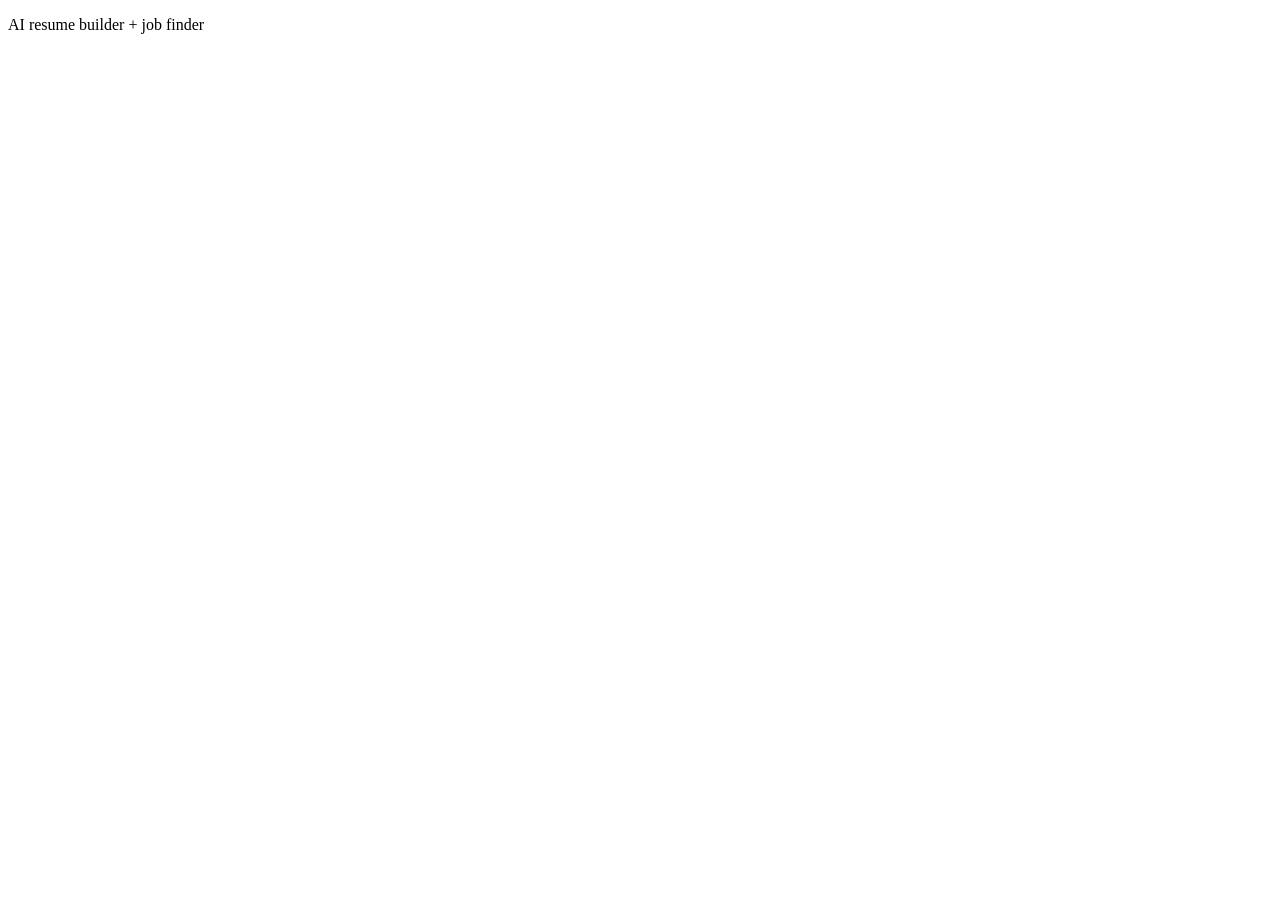
<file: AI Resume Builder + Job Finder/index.html>
<!DOCTYPE html>
<html lang="en">
<head>
    <meta charset="UTF-8">
    <meta name="viewport" content="width=device-width, initial-scale=1.0">
    <title>Document</title>
</head>
<body>
    <p>AI resume builder + job finder</p>
</body>
</html>
</file>
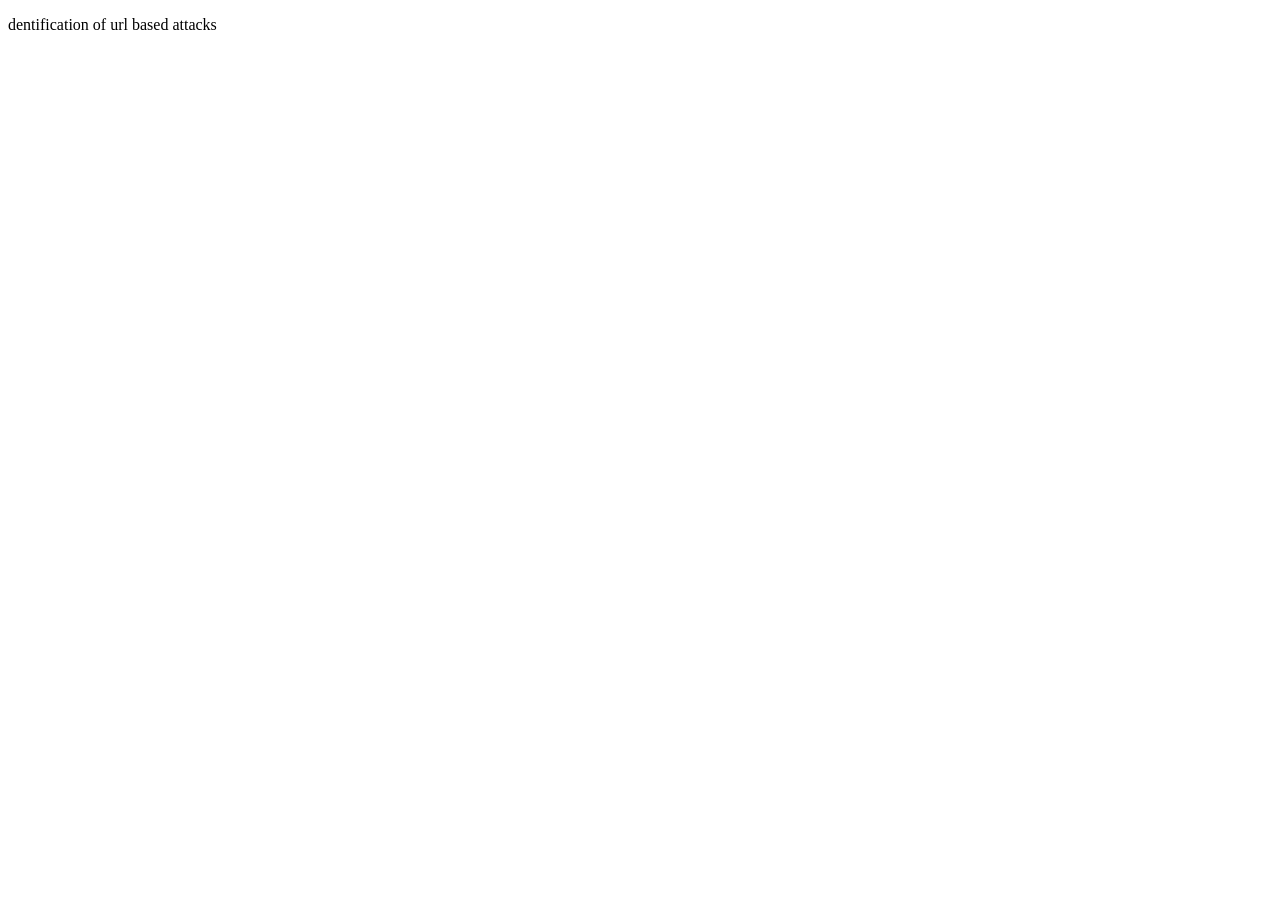
<file: dentification of URL based attacks from IP data to build website(224)/index.html>
<!DOCTYPE html>
<html lang="en">
<head>
    <meta charset="UTF-8">
    <meta name="viewport" content="width=device-width, initial-scale=1.0">
    <title>Document</title>
</head>
<body>
   <p>dentification of url based attacks</p> 
</body>
</html>
</file>
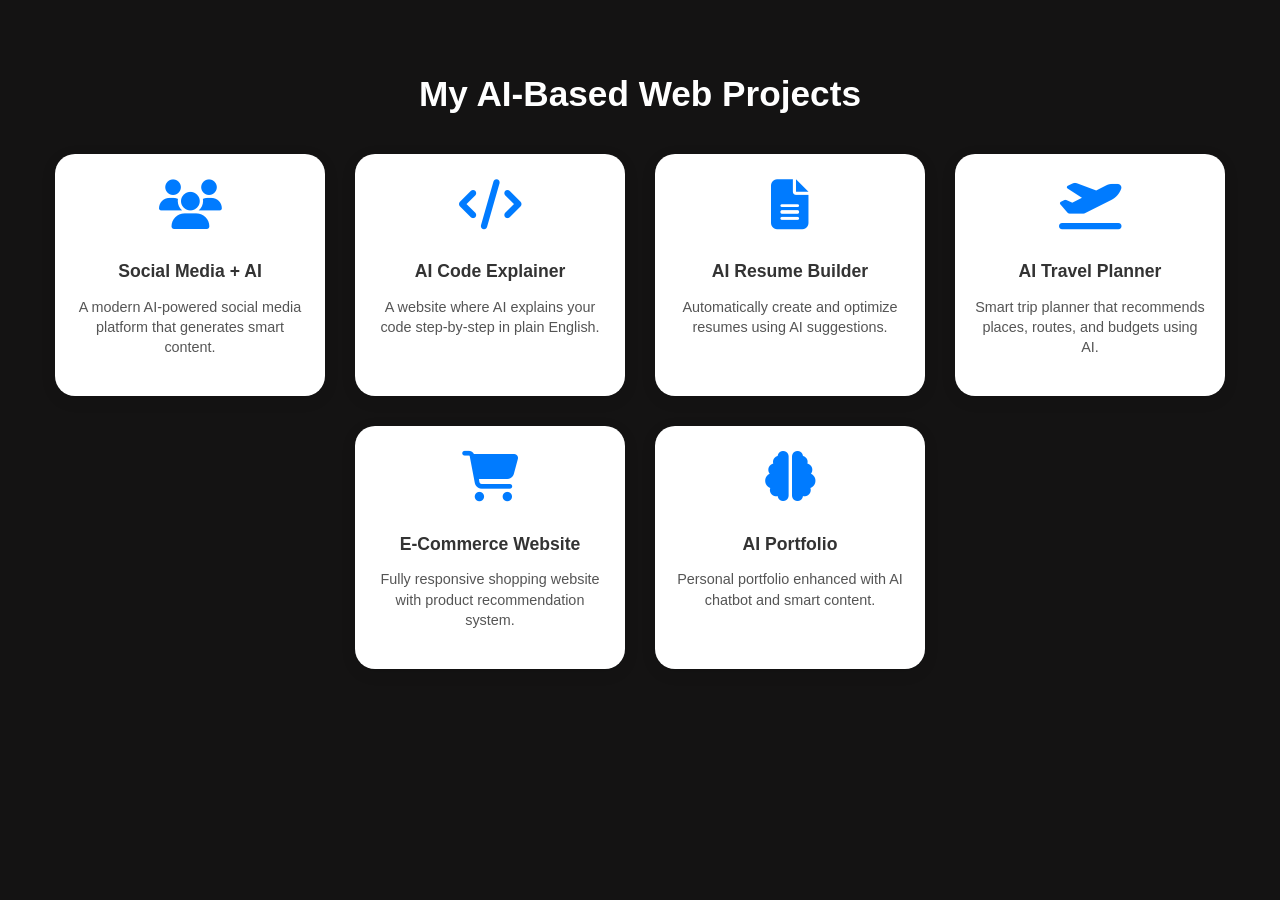
<file: project page/index.html>
<!DOCTYPE html>
<html lang="en">

<head>
   <meta charset="UTF-8">
   <meta name="viewport" content="width=device-width, initial-scale=1.0">
   <title>My AI Projects</title>
   <link rel="stylesheet" href="https://cdnjs.cloudflare.com/ajax/libs/font-awesome/6.5.0/css/all.min.css">

   <link rel="stylesheet" href="style.css">
   <script scrc="script.j"></script>
</head>

<body>
   <h1> My AI-Based Web Projects</h1>
   <div class="projects">
      <a href="#" class="project-card">
         <i class="fas fa-users"></i>
         <h3>Social Media + AI</h3>
         <p>A modern AI-powered social media platform that generates smart content.</p>
      </a> <a href="#" class="project-card">
         <i class="fas fa-code"></i>
         <h3>AI Code Explainer</h3>
         <p>A website where AI explains your code step-by-step in plain English.</p>
      </a> <a href="#" class="project-card"> <i class="fas fa-file-alt"></i>
         <h3>AI Resume Builder</h3>
         <p>Automatically create and optimize resumes using AI suggestions.</p>
      </a> <a href="#" class="project-card"> <i class="fas fa-plane-departure"></i>
         <h3>AI Travel Planner</h3>
         <p>Smart trip planner that recommends places, routes, and budgets using AI.</p>
      </a> <a href="#" class="project-card"> <i class="fas fa-shopping-cart"></i>
         <h3>E-Commerce Website</h3>
         <p>Fully responsive shopping website with product recommendation system.</p>
      </a> <a href="#" class="project-card"> <i class="fas fa-brain"></i>
         <h3>AI Portfolio</h3>
         <p>Personal portfolio enhanced with AI chatbot and smart content.</p>
      </a>
   </div>
</body>

</html>
</file>
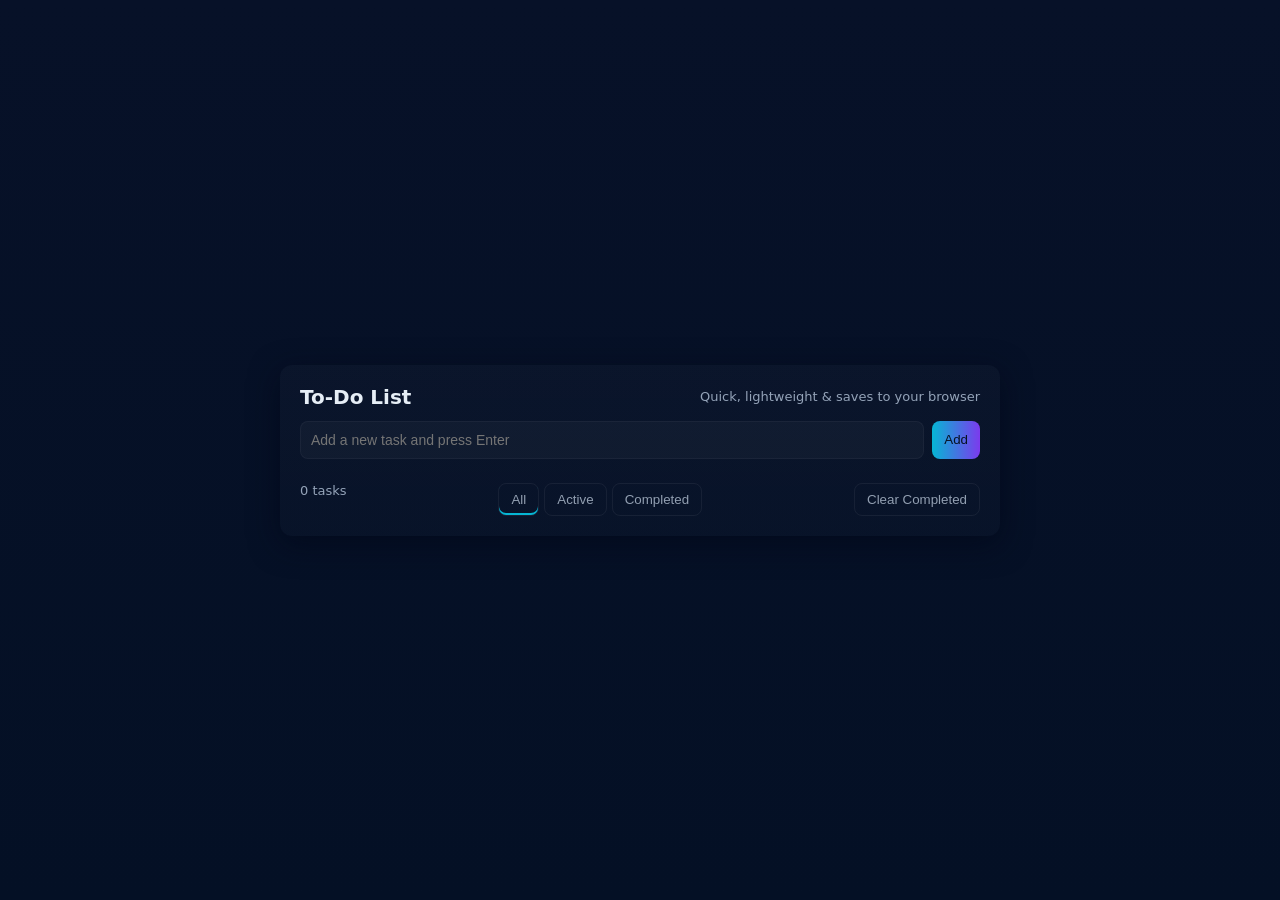
<file: TO-DO LIST/index.html>
<!doctype html>
<html lang="en">
<head>
  <meta charset="utf-8" />
  <meta name="viewport" content="width=device-width,initial-scale=1" />
  <title>Simple To-Do List</title>
  <link rel="stylesheet" href="style.css">
</head>
<body>
  <div class="app">
    <div class="card">
      <header>
        <h1>To-Do List</h1>
        <div class="small">Quick, lightweight & saves to your browser</div>
      </header>

      <div class="new-task">
        <input id="taskInput" placeholder="Add a new task and press Enter" aria-label="New task input">
        <button id="addBtn" class="btn primary">Add</button>
      </div>

      <div class="board">
        <ul id="tasks" class="tasks" aria-live="polite"></ul>

        <div class="filters">
          <div id="count" class="small">0 tasks</div>
          <div style="flex:1"></div>
          <div >
            <button class="btn" data-filter="all">All</button>
            <button class="btn" data-filter="active">Active</button>
            <button class="btn" data-filter="completed">Completed</button>
          </div>
          <div style="flex:1"></div>
          <button id="clearCompleted" class="btn">Clear Completed</button>
        </div>
      </div>

    </div>
  </div>
    <script src="app.js"></script>
</body>
</html>
</file>
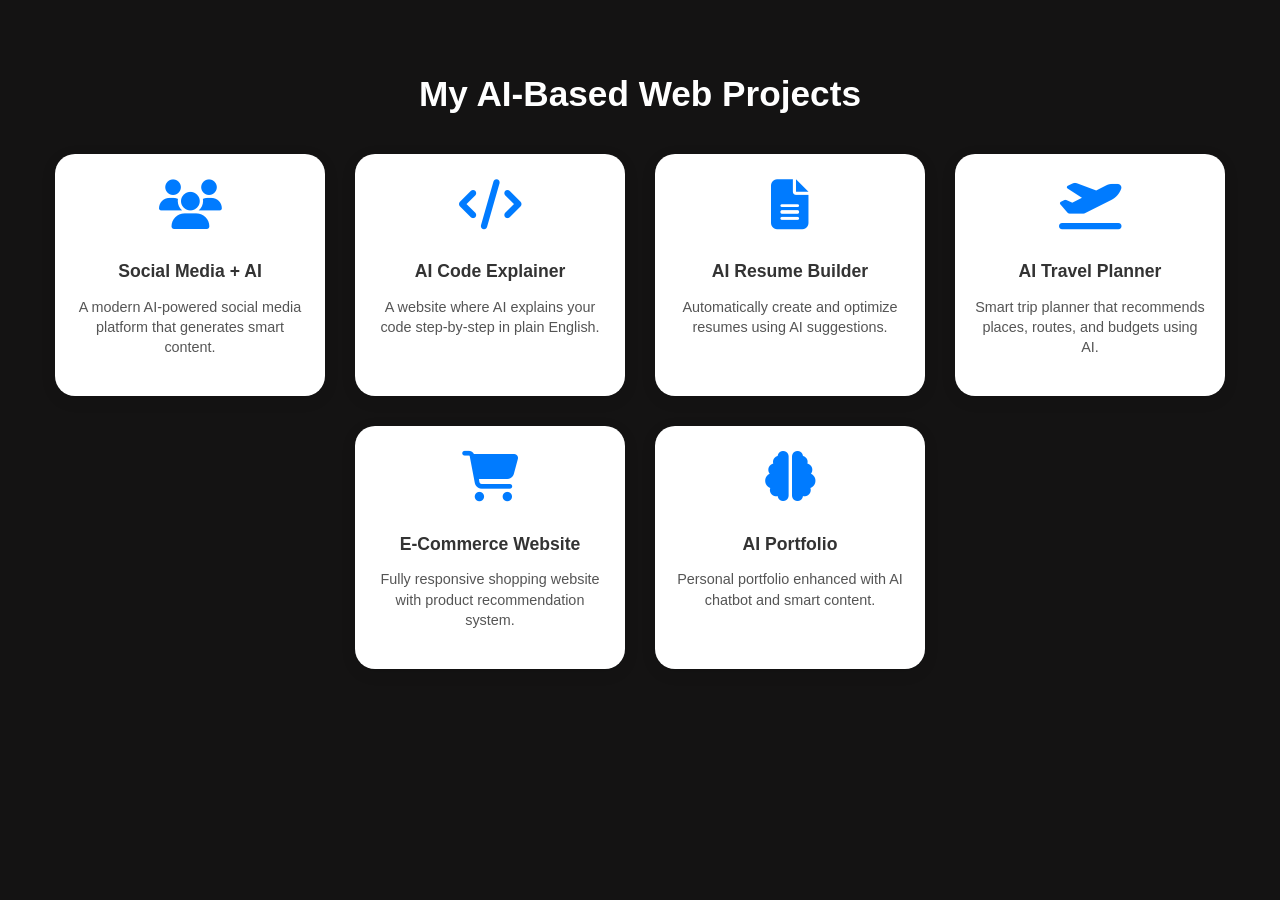
<file: HOME PAGE/projectpage/index.html>
<!DOCTYPE html>
<html lang="en">
<head>
  <meta charset="UTF-8">
  <meta name="viewport" content="width=device-width, initial-scale=1.0">
  <title>My AI Projects</title>
  <link rel="stylesheet" href="https://cdnjs.cloudflare.com/ajax/libs/font-awesome/6.5.0/css/all.min.css">
<link  rel="stylesheet" href="style.css">
 <script scrc="script.j"></script>
</head>
<body>

  <h1> My AI-Based Web Projects</h1>

  <div class="projects">
    <a href="#" class="project-card">
      <i class="fas fa-users"></i>
      <h3>Social Media + AI</h3>
      <p>A modern AI-powered social media platform that generates smart content.</p>
    </a>

   
    <a href="#" class="project-card">
      <i class="fas fa-code"></i>
      <h3>AI Code Explainer</h3>
      <p>A website where AI explains your code step-by-step in plain English.</p>
    </a>

   
    <a href="#" class="project-card">
      <i class="fas fa-file-alt"></i>
      <h3>AI Resume Builder</h3>
      <p>Automatically create and optimize resumes using AI suggestions.</p>
    </a>

    
    <a href="#" class="project-card">
      <i class="fas fa-plane-departure"></i>
      <h3>AI Travel Planner</h3>
      <p>Smart trip planner that recommends places, routes, and budgets using AI.</p>
    </a>

    
    <a href="#" class="project-card">
      <i class="fas fa-shopping-cart"></i>
      <h3>E-Commerce Website</h3>
      <p>Fully responsive shopping website with product recommendation system.</p>
    </a>

  
    <a href="#" class="project-card">
      <i class="fas fa-brain"></i>
      <h3>AI Portfolio</h3>
      <p>Personal portfolio enhanced with AI chatbot and smart content.</p>
    </a>

  </div>

</body>
</html>
</file>
<file: project page/style.css>
body {
      font-family: 'Poppins', sans-serif;
      background: #141313;
      margin: 0;
      padding: 50px 20px;
      text-align: center;
    }

    h1 {
      color: white;
      margin-bottom: 40px;
      font-size: 2.2rem;
    }

    .projects {
      display: flex;
      flex-wrap: wrap;
      justify-content: center;
      gap: 30px;
    }

    .project-card {
      background: #fff;
      width: 230px;
      padding: 25px 20px;
      border-radius: 20px;
      text-decoration: none;
      color: #333;
      box-shadow: 0 4px 15px rgba(0,0,0,0.1);
      transition: all 0.3s ease;
    }

    .project-card:hover {
      transform: translateY(-10px);
      box-shadow: 0 6px 20px rgba(0,0,0,0.15);
    }

    .project-card i {
      font-size: 50px;
      color: #007bff;
      margin-bottom: 15px;
      transition: color 0.3s;
    }

    .project-card:hover i {
      color: #ff6600;
    }

    .project-card h3 {
      margin-bottom: 10px;
      font-size: 1.1rem;
      font-weight: 600;
    }

    .project-card p {
      font-size: 0.9rem;
      color: #555;
      line-height: 1.4;
    }

    
    @media (max-width: 768px) {
      .project-card {
        width: 80%;
      }
    }
</file>
<file: TO-DO LIST/style.css>
:root{
        --bg:#0f1724;
        --card:#0b1220;
        --accent:#06b6d4;
        --muted:#94a3b8;
        --glass:rgba(255,255,255,0.03)
    }
    *{
        box-sizing:border-box}
    body{font-family:Inter, system-ui,Segoe UI,Roboto,'Helvetica Neue',Arial;
        min-height:100vh;
        margin:0;
        background:linear-gradient(180deg,#071128 0%,#041025 100%);
        display:flex;
        align-items:center;
        justify-content:center;
        padding:24px;
        color:#e6eef6
    }

    .app{
        width:100%;max-width:720px
    }


    .card
    {
        background:linear-gradient(180deg,rgba(255,255,255,0.02), rgba(255,255,255,0.01));
        border-radius:12px;
        padding:20px;
        box-shadow:0 8px 30px rgba(2,6,23,0.6)
    }
    header
    {
        display:flex;
        align-items:center;
        justify-content:space-between;
        margin-bottom:12px
    }
    h1
    {
        font-size:20px;
        margin:0
    }
    .new-task
    {
        display:flex;
        gap:8px
    }

    .new-task input
    {
        flex:1;
        padding:10px;
        border-radius:8px;
        border:1px solid rgba(255,255,255,0.04);
        background:var(--glass);color:inherit;
        font-size:14px
    }
    .btn
    {
        background:transparent;
        border:1px solid rgba(255,255,255,0.06);
        padding:8px 12px;
        border-radius:8px;
        cursor:pointer ;
         color:#929fb1
    }
    .btn.primary
    {
        background:linear-gradient(90deg,var(--accent),#7c3aed);
        border:none;
        color:#061223
    }
    .board
    {
        margin-top:12px
    }
    ul.tasks
    {
        list-style:none;
        margin:0;
        padding:0;
        max-height:360px;
        overflow:auto
    }
    li.task
    {
        display:flex;
        align-items:center;
        gap:12px;
        padding:10px;
        border-radius:8px;
        margin-bottom:8px;
        background:rgba(255,255,255,0.01)
    }
    li.task.completed .label
    {
        text-decoration:line-through;opacity:0.6
    }
    .checkbox
    {
        width:18px;
        height:18px;
        border-radius:4px;
        border:1px solid rgba(255,255,255,0.06);
        display:flex;
        align-items:center;
        justify-content:center;
        cursor:pointer
    }
    .label{
        flex:1;font-size:14px
    }
    .actions{
        display:flex;gap:8px
    }
    .small{
        font-size:13px;color:var(--muted)
    }
    .filters{
        display:flex;
        gap:8px;
        margin-top:12px;
        flex-wrap:wrap
    }
    
    @media (max-width:520px){.new-task input{font-size:13px}.btn{padding:7px 9px}}
</file>
<file: HOME PAGE/projectpage/style.css>
body {
      font-family: 'Poppins', sans-serif;
      background: #141313;
      margin: 0;
      padding: 50px 20px;
      text-align: center;
    }

    h1 {
      color: white;
      margin-bottom: 40px;
      font-size: 2.2rem;
    }

    .projects {
      display: flex;
      flex-wrap: wrap;
      justify-content: center;
      gap: 30px;
    }

    .project-card {
      background: #fff;
      width: 230px;
      padding: 25px 20px;
      border-radius: 20px;
      text-decoration: none;
      color: #333;
      box-shadow: 0 4px 15px rgba(0,0,0,0.1);
      transition: all 0.3s ease;
    }

    .project-card:hover {
      transform: translateY(-10px);
      box-shadow: 0 6px 20px rgba(0,0,0,0.15);
    }

    .project-card i {
      font-size: 50px;
      color: #007bff;
      margin-bottom: 15px;
      transition: color 0.3s;
    }

    .project-card:hover i {
      color: #ff6600;
    }

    .project-card h3 {
      margin-bottom: 10px;
      font-size: 1.1rem;
      font-weight: 600;
    }

    .project-card p {
      font-size: 0.9rem;
      color: #555;
      line-height: 1.4;
    }

    
    @media (max-width: 768px) {
      .project-card {
        width: 80%;
      }
    }
</file>
